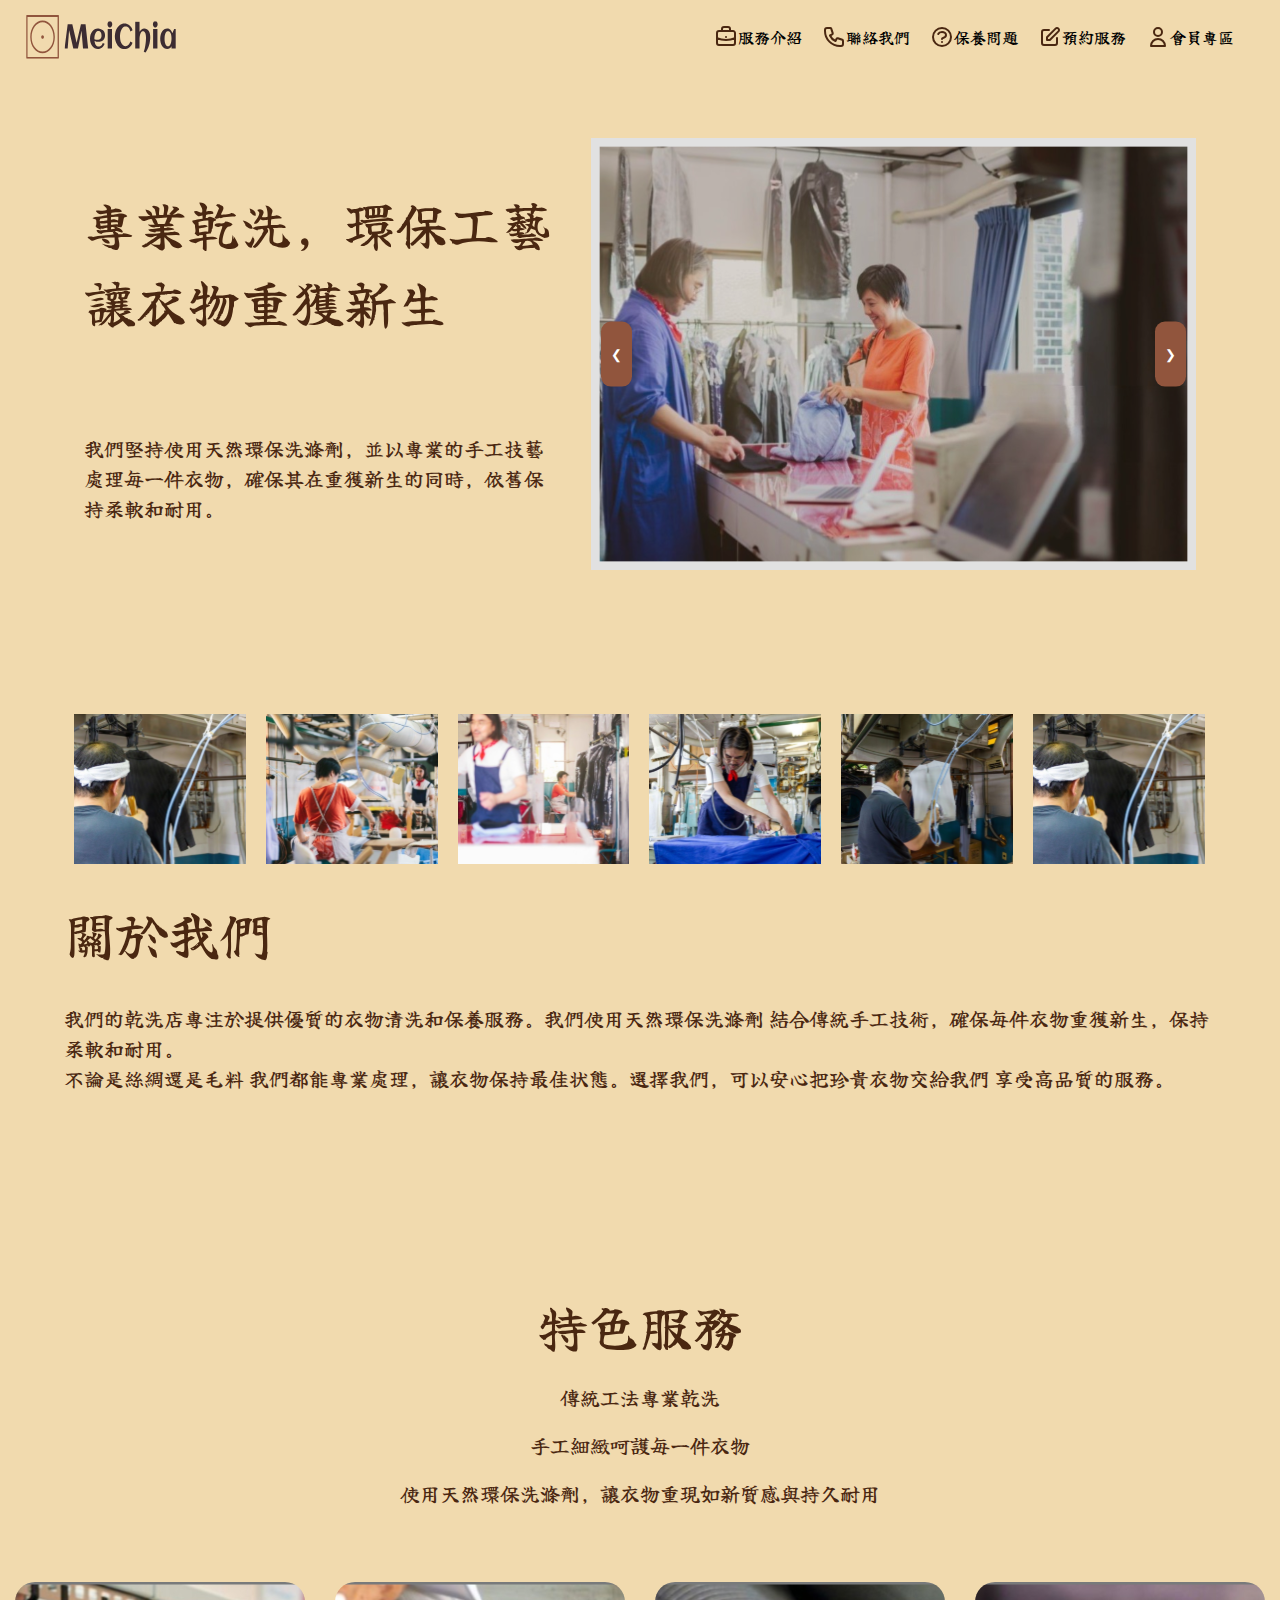
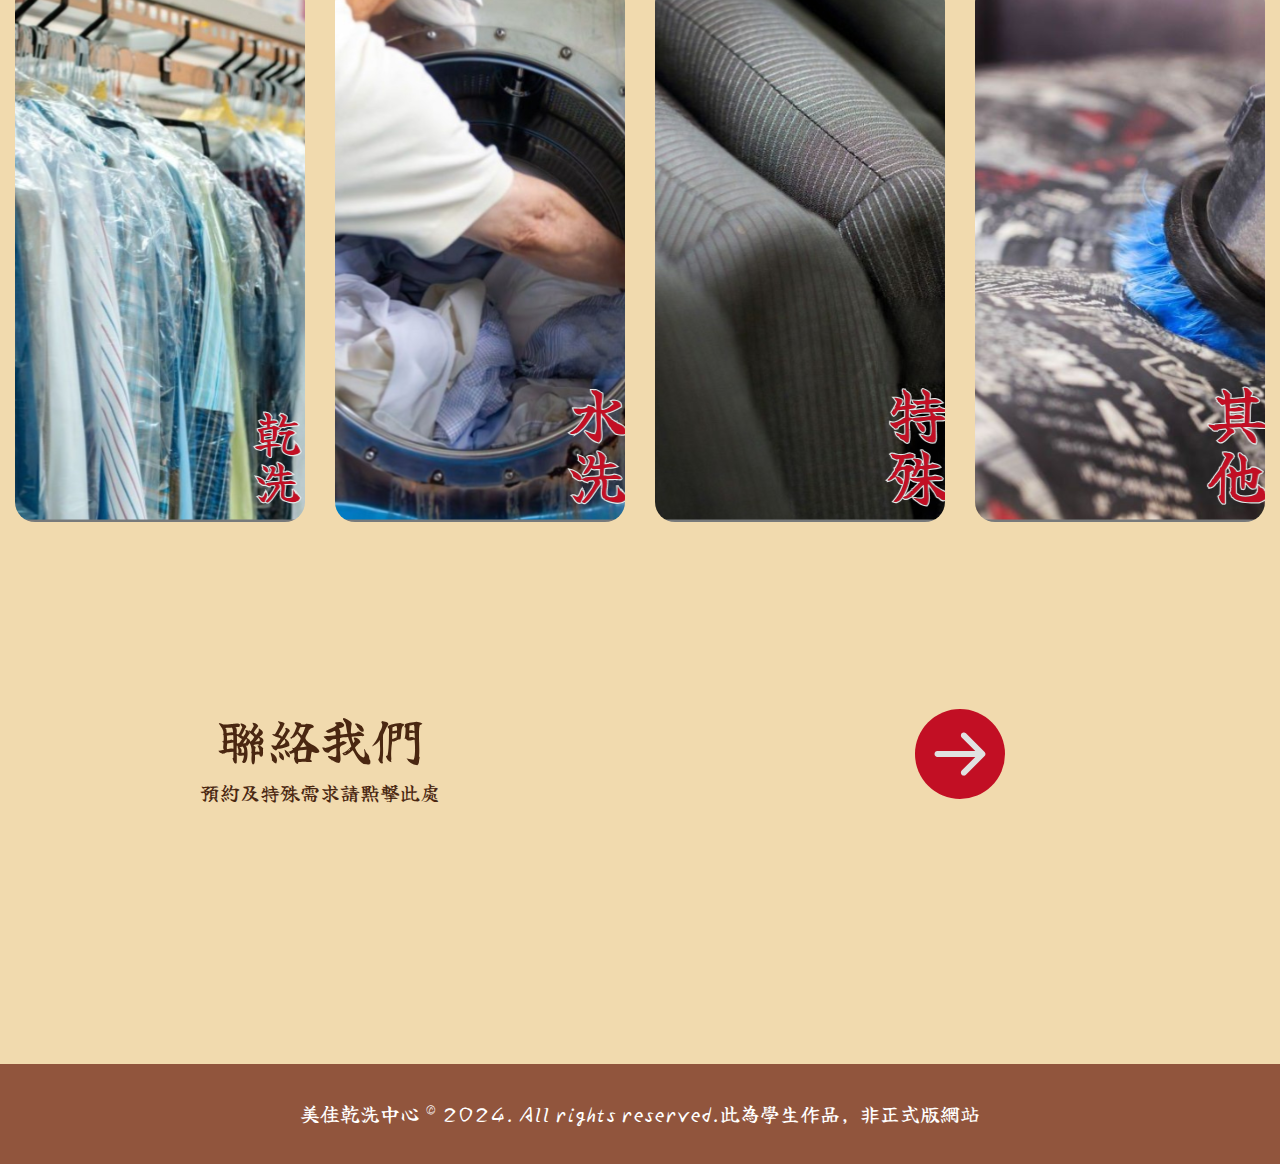
<file: index.html>
<!DOCTYPE html>
<html lang="en">

<head>
    <meta charset="UTF-8">
    <meta name="viewport" content="width=device-width, initial-scale=1.0">
    <title>美佳乾洗中心</title>
    <link href="https://fonts.googleapis.com/css2?family=Yuji+Boku&family=Yusei+Magic&display=swap" rel="stylesheet">
    <link rel="stylesheet" href="./style.css">
</head>

<body>
    <header class="header">
        <div class="container">
            <figure><a href="./index.html"><img src="./images/logo.svg" alt="" id="main-logo"></a></figure>
            <nav>
                <ul class="nav-menu">
                    <img src="./images/icon-1.svg" alt="">
                    <li><a href="./service.html">服務介紹</a></li>
                    <img src="./images/icon-2.svg" alt="">
                    <li><a href="#">聯絡我們</a></li>
                    <img src="./images/icon-3.svg" alt="">
                    <li><a href="#">保養問題</a></li>
                    <img src="./images/icon-4.svg" alt="">
                    <li><a href="./reservation.html">預約服務</a></li>
                    <img src="./images/icon-5.svg" alt="">
                    <li><a href="#">會員專區</a></li>
                </ul>
            </nav>
        </div>
    </header>
    <main>
        <section id="main">
            <div class="text">
                <h2>專業乾洗，環保工藝<br>
                    讓衣物重獲新生</h2>
                <p>我們堅持使用天然環保洗滌劑，並以專業的手工技藝<br>
                    處理每一件衣物，確保其在重獲新生的同時，依舊保<br>
                    持柔軟和耐用。</p>
            </div>
            <div class="carousel">
                <div class="carousel-images">
                    <img src="./images/carousel1.svg" alt="">
                    <img src="./images/carousel2.svg" alt="">
                    <img src="./images/carousel3.svg" alt="">
                    <img src="./images/carousel4.svg" alt="">
                </div>
                <button class="prev">&#10094;</button>
                <button class="next">&#10095;</button>
            </div>

        </section>


        <section id="about">
            <div class="marquee-container">
                <div class="marquee">
                    <img src="./images/marquee1.svg" alt="">
                    <img src="./images/marquee2.svg" alt="">
                    <img src="./images/marquee3.svg" alt="">
                    <img src="./images/marquee4.svg" alt="">
                    <img src="./images/marquee5.svg" alt="">

                    <img src="./images/marquee1.svg" alt="">
                    <img src="./images/marquee2.svg" alt="">
                    <img src="./images/marquee3.svg" alt="">
                    <img src="./images/marquee4.svg" alt="">
                    <img src="./images/marquee5.svg" alt="">


                    <img src="./images/marquee1.svg" alt="">
                    <img src="./images/marquee2.svg" alt="">
                    <img src="./images/marquee3.svg" alt="">
                    <img src="./images/marquee4.svg" alt="">
                    <img src="./images/marquee5.svg" alt="">


                    <img src="./images/marquee1.svg" alt="">
                    <img src="./images/marquee2.svg" alt="">
                    <img src="./images/marquee3.svg" alt="">
                    <img src="./images/marquee4.svg" alt="">
                    <img src="./images/marquee5.svg" alt="">
                </div>
            </div>
            <h2>關於我們</h2>
            <p>我們的乾洗店專注於提供優質的衣物清洗和保養服務。我們使用天然環保洗滌劑
                結合傳統手工技術，確保每件衣物重獲新生，保持柔軟和耐用。<br>
                不論是絲綢還是毛料
                我們都能專業處理，讓衣物保持最佳狀態。選擇我們，可以安心把珍貴衣物交給我們
                享受高品質的服務。</p>
        </section>

        <!-- 服務頁 -->
        <section id="service">
            <!-- 標題區 -->
            <div id="title">
                <h2 style="margin-bottom: 5%;">特色服務</h2>
                <p>傳統工法專業乾洗<br>
                    手工細緻呵護每一件衣物<br>
                    使用天然環保洗滌劑，讓衣物重現如新質感與持久耐用</p>
            </div>
            <!-- 列表區 -->
            <ul class="box__list">
                <li class="item svc-1 ">
                    <a href="./service.html#service-video" class="content">
                    </a>
                </li>
                <li class="item svc-2 ">
                    <a href="./service.html#service-video" class="content">
                    </a>
                </li>
                <li class="item svc-3 ">
                    <a href="./service.html#service-video" class="content">
                    </a>
                </li>
                <li class="item svc-4 ">
                    <a href="./service.html#service-video" class="content">
                    </a>
                </li>
            </ul>
        </section>

        <section id="contact">
            <div class="contact">
                <h2>聯絡我們</h2>
                <p>預約及特殊需求請點擊此處</p>
            </div>
            <figure><a href=""><img src="./images/array.svg" alt=""></a></figure>
        </section>
    </main>
    <footer>
        <p style="color: white; font-weight: 300;"> 美佳乾洗中心 &copy; 2024. All rights reserved.此為學生作品，非正式版網站</p>
    </footer>

    <script src="./index.js"></script>
</body>

</html>
</file>
<file: style.css>
@charset "UTF-8";
@import url('https://fonts.googleapis.com/css2?family=Noto+Sans+TC:wght@100..900&family=Train+One&display=swap');
/* UTF-8一定要在行數1 */



:root {
    --primary--: #F1DAAE;
    --primary--2: hwb(17 24% 43%);

    --secondary--: #482E1D;

    --tertiary: #C20F24;

    --font--1: #4A2711;
}


/* 重置所有標籤的樣式 */
* {
    /* '*'代表全部所有東西 重製全部東西 */
    margin: 0;
    padding: 0;
    box-sizing: border-box;
    /*  rwd一定要寫 不累加padding border*/
    /* 不累加內容的padding */
}

/* 重置字體 */
/* 字體會先抓前面的 */
/* 英文字體不會設定中文字體 會直接往後找 font-family= '英文字體' '中文字體' */
body {

    font-family: 'Yuji Boku', sans-serif;
    font-family:
        /*西文*/
        -apple-system, BlinkMacSystemFont, "Segoe UI", Roboto, Ubuntu, "Helvetica Neue", Helvetica, Arial,
        /*中文*/
        "蘋方-繁", "PingFang TC", "黑體-繁", "Heiti TC", "微軟正黑體", "Microsoft JhengHei", "Noto Sans TC", sans-serif;
    font-size: 100%;
    line-height: 1.5;
    background-color: var(--primary--);
}

/* 重置標題 */
h1,
h2,
h3,
h4,
h5,
h6 {
    font-weight: normal;
}

/* 重置列表 */
ul,
ol {
    list-style: none;
}

/* 重置圖片 */
img {
    display: block;
    width: 100%;
    max-width: 100%;
    height: auto;
}

/* 重置連接 */
a {
    display: block;
    text-decoration: none;
    /* 將預設inline改為block */
    /* 底線會先拿掉 */
    color: #000;
    /* 設定顏色 */
}

/* 共用區 */
h2 {
    font-size: 52px;
    color: var(--font--1);
    font-weight: 500;
    font-family: 'Yuji Boku',sans-serif;
}

p {
    font-family: 'Yuji Boku',sans-serif;
    font-size: 20px;
    color: var(--font--1);
    font-weight: 300;
}

.box__list {
    width: 100%;
    max-width: 1400px;
    display: flex;
    margin-bottom: 50px;

}


.box__list .item {
    flex: 1;
    margin: 0 15px;
    box-shadow: 3px 3px 10px var(--deep);
    border-radius: 20px;
    overflow: hidden;
}

.box__list figure {
    height: 50vh;
}

.box__list img {
    object-fit: cover;
    height: 100%;
}



/* 頁首區 */

header {
    width: 100%;
    height: 100%;
}

.container {
    width: 100%;
    height: 100%;
    display: flex;
    align-items: center;
    padding: 15px 2%;
}

figure {
    width: 100%;
}

#main-logo {
    width: 150px;
}

.nav-menu {
    width: 60vh;
    display: flex;
    font-weight: 600;
    color: var(--font--1);
    justify-content: space-evenly;
}

.nav-menu li{
    width: 100%;
    font-family: 'Yuji Boku',sans-serif;
    font-weight: 300;
}

.nav-menu img {
    width: 24px;
    height: 24px;
}

/* banner */
#main {
    width: 100%;
    display: flex;
    justify-content: space-around;
    padding: 5%;
}

.text {
    display: flex;
    flex-direction: column;
    justify-content: space-around;
}

/* 輪播區 */
.carousel {
    position: relative;
    max-width: 605px;
    width: 100%;
    overflow: hidden;
}

.carousel-images {
    display: flex;
    transition: transform 1s ease-in-out;
}

.carousel-images img {
    width: 100%;
    flex-shrink: 0;
}

button {
    position: absolute;
    top: 50%;
    height: 15%;
    transform: translateY(-50%);
    background-color: var(--primary--2);
    border-radius: 10px;
    color: white;
    border: none;
    padding: 10px;
    cursor: pointer;
    z-index: 1000;
}

.prev {
    left: 10px;
}

.next {
    right: 10px;
}

button:hover {
    background-color: rgb(145, 85, 61, .6);
}


/* 跑馬燈區 */
.marquee-container {
    width: 100%;
    overflow: hidden;
    position: relative;
    /* 使內容在父容器中可控 */
}

.marquee {
    display: flex;
    animation: marqueeScroll 20s linear infinite;
    /* 增加無限滾動動畫 */
}

.marquee img {
    width: 200px;
    height: 150px;
    margin: 0 10px;
    object-fit: cover;
}


/* 關於我們頁 */
#about {
    width: 100%;
    height: 60vh;
    padding: 5%;
    display: flex;
    flex-direction: column;
    justify-content: space-around;
    margin-bottom: 10%;
}

/* 跑馬燈動畫 */
@keyframes marqueeScroll {
    0% {
        transform: translateX(100%);
        /* 從右側進入 */
    }

    100% {
        transform: translateX(-100%);
        /* 向左移動，移出畫面 */
    }
}

/* 服務頁 */
#title {
    text-align: center;
    margin-bottom: 5%;
    line-height: 3rem;
}

#service {
    display: flex;
    flex-direction: column;
    align-items: center;
    margin-bottom: 10%;
}

#service .item {
    height: 60vh;
    /* 平板以上有交換主軸方向， flex 1變成高度，flex權重大於寬高 */
    background-position: center;
    background-size: cover;
    display: flex;
}

#service a {
    width: 100%;
    /* 父層加了display:flex，所以要給寬度 */
    color: var(--light);
    background-color: var(--alpha-b-40);


}

.svc-1 {
    background-image: url(./images/box-item1.svg);
}

.svc-2 {
    background-image: url(./images/box-item2.svg);
}

.svc-3 {
    background-image: url(./images/box-item3.svg);
}

.svc-4 {
    background-image: url(./images/box-item4.svg);
}

/* 聯絡我們 */
#contact {
    width: 100%;
    display: flex;
    text-align: center;
    align-items: center;
    margin-bottom: 20%;
}

.contact {
    width: 100%;
}

#contact figure {
    width: 100%;
    display: flex;
    justify-content: center;

}

#contact img {
    width: 90px;
}

/* 頁尾 */
footer {
    width: 100%;
    height: 100px;
    background-color: var(--primary--2);
    text-align: center;
    display: flex;
    justify-content: center;
    align-items: center;

}

/* service頁 */
video {
    width: 50%;
    border-radius: 20px;
    padding: .5rem;
    margin: 0 2%;
}

.service-video {
    display: flex;
    margin-bottom: 5%;
}

.service-text {
    width: 100%;
    padding: 50px;
    display: flex;
    justify-content: center;
    flex-direction: column;
}
</file>
